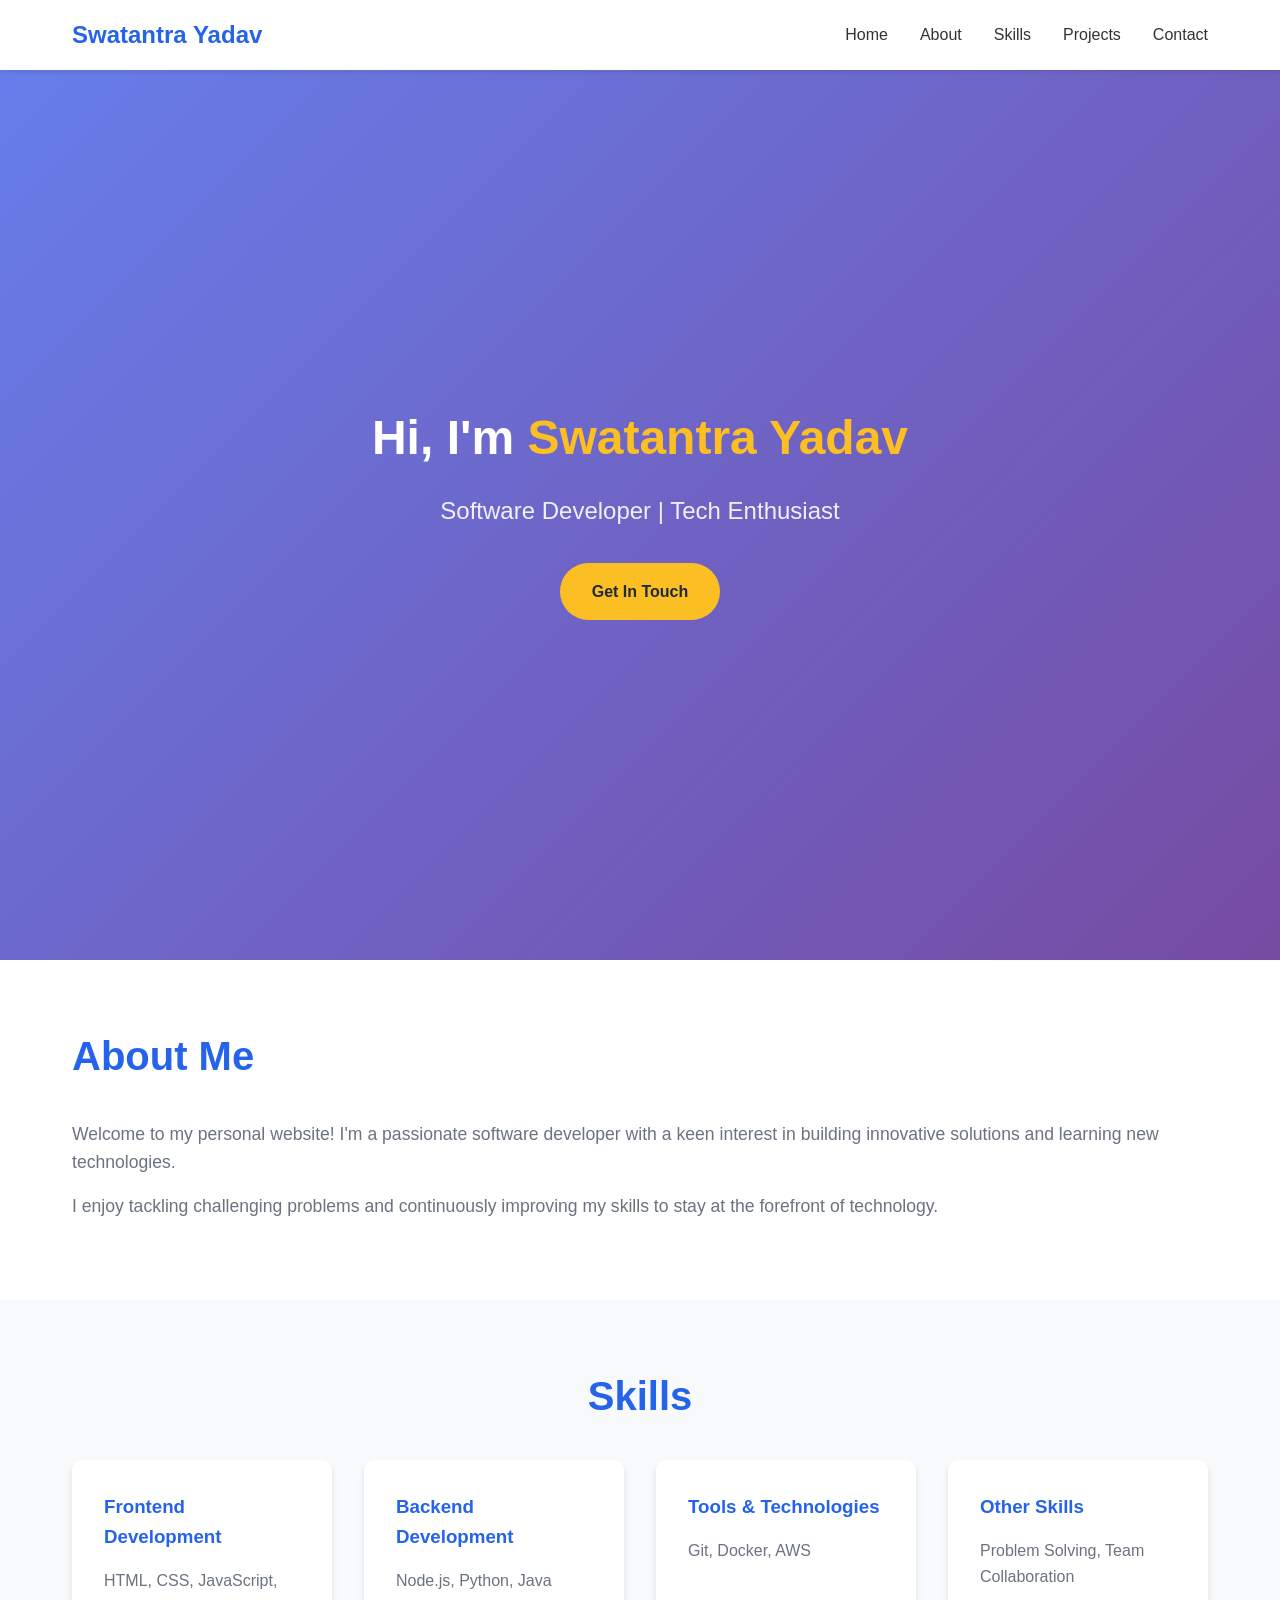
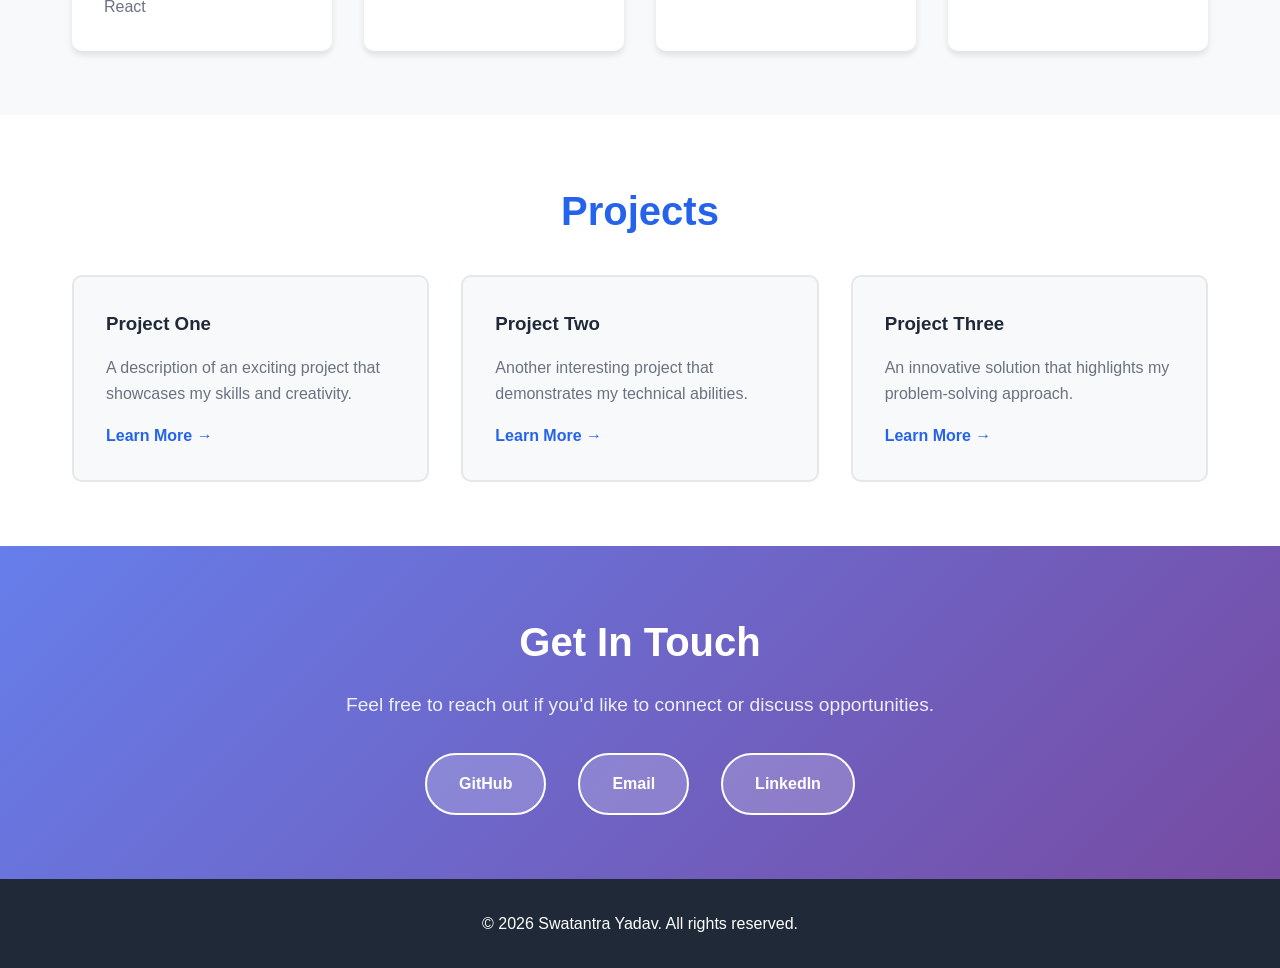
<file: index.html>
<!DOCTYPE html>
<html lang="en">
<head>
    <meta charset="UTF-8">
    <meta name="viewport" content="width=device-width, initial-scale=1.0">
    <meta name="description" content="Personal website of Swatantra Yadav">
    <title>Swatantra Yadav - Personal Website</title>
    <link rel="stylesheet" href="styles.css">
</head>
<body>
    <header>
        <nav>
            <div class="logo">Swatantra Yadav</div>
            <ul class="nav-links">
                <li><a href="#home">Home</a></li>
                <li><a href="#about">About</a></li>
                <li><a href="#skills">Skills</a></li>
                <li><a href="#projects">Projects</a></li>
                <li><a href="#contact">Contact</a></li>
            </ul>
        </nav>
    </header>

    <main>
        <section id="home" class="hero">
            <div class="hero-content">
                <h1>Hi, I'm <span class="highlight">Swatantra Yadav</span></h1>
                <p class="tagline">Software Developer | Tech Enthusiast</p>
                <a href="#contact" class="cta-button">Get In Touch</a>
            </div>
        </section>

        <section id="about" class="about">
            <div class="container">
                <h2>About Me</h2>
                <p>Welcome to my personal website! I'm a passionate software developer with a keen interest in building innovative solutions and learning new technologies.</p>
                <p>I enjoy tackling challenging problems and continuously improving my skills to stay at the forefront of technology.</p>
            </div>
        </section>

        <section id="skills" class="skills">
            <div class="container">
                <h2>Skills</h2>
                <div class="skills-grid">
                    <div class="skill-card">
                        <h3>Frontend Development</h3>
                        <p>HTML, CSS, JavaScript, React</p>
                    </div>
                    <div class="skill-card">
                        <h3>Backend Development</h3>
                        <p>Node.js, Python, Java</p>
                    </div>
                    <div class="skill-card">
                        <h3>Tools & Technologies</h3>
                        <p>Git, Docker, AWS</p>
                    </div>
                    <div class="skill-card">
                        <h3>Other Skills</h3>
                        <p>Problem Solving, Team Collaboration</p>
                    </div>
                </div>
            </div>
        </section>

        <section id="projects" class="projects">
            <div class="container">
                <h2>Projects</h2>
                <div class="projects-grid">
                    <div class="project-card">
                        <h3>Project One</h3>
                        <p>A description of an exciting project that showcases my skills and creativity.</p>
                        <a href="#" class="project-link">Learn More →</a>
                    </div>
                    <div class="project-card">
                        <h3>Project Two</h3>
                        <p>Another interesting project that demonstrates my technical abilities.</p>
                        <a href="#" class="project-link">Learn More →</a>
                    </div>
                    <div class="project-card">
                        <h3>Project Three</h3>
                        <p>An innovative solution that highlights my problem-solving approach.</p>
                        <a href="#" class="project-link">Learn More →</a>
                    </div>
                </div>
            </div>
        </section>

        <section id="contact" class="contact">
            <div class="container">
                <h2>Get In Touch</h2>
                <p>Feel free to reach out if you'd like to connect or discuss opportunities.</p>
                <div class="contact-links">
                    <a href="https://github.com/SwatantraYadav" target="_blank" class="contact-link">GitHub</a>
                    <a href="mailto:contact@example.com" class="contact-link">Email</a>
                    <a href="https://linkedin.com" target="_blank" class="contact-link">LinkedIn</a>
                </div>
            </div>
        </section>
    </main>

    <footer>
        <p>&copy; 2026 Swatantra Yadav. All rights reserved.</p>
    </footer>

    <script src="script.js"></script>
</body>
</html>
</file>
<file: styles.css>
/* Reset and Base Styles */
* {
    margin: 0;
    padding: 0;
    box-sizing: border-box;
}

body {
    font-family: -apple-system, BlinkMacSystemFont, 'Segoe UI', Roboto, Oxygen, Ubuntu, Cantarell, sans-serif;
    line-height: 1.6;
    color: #333;
    background-color: #f8f9fa;
}

/* Header and Navigation */
header {
    background-color: #ffffff;
    box-shadow: 0 2px 4px rgba(0, 0, 0, 0.1);
    position: fixed;
    width: 100%;
    top: 0;
    z-index: 1000;
}

nav {
    max-width: 1200px;
    margin: 0 auto;
    padding: 1rem 2rem;
    display: flex;
    justify-content: space-between;
    align-items: center;
}

.logo {
    font-size: 1.5rem;
    font-weight: bold;
    color: #2563eb;
}

.nav-links {
    display: flex;
    list-style: none;
    gap: 2rem;
}

.nav-links a {
    text-decoration: none;
    color: #333;
    font-weight: 500;
    transition: color 0.3s;
}

.nav-links a:hover {
    color: #2563eb;
}

/* Main Content */
main {
    margin-top: 60px;
}

.container {
    max-width: 1200px;
    margin: 0 auto;
    padding: 4rem 2rem;
}

/* Hero Section */
.hero {
    background: linear-gradient(135deg, #667eea 0%, #764ba2 100%);
    color: white;
    min-height: 100vh;
    display: flex;
    align-items: center;
    justify-content: center;
    text-align: center;
}

.hero-content h1 {
    font-size: 3rem;
    margin-bottom: 1rem;
}

.highlight {
    color: #fbbf24;
}

.tagline {
    font-size: 1.5rem;
    margin-bottom: 2rem;
    opacity: 0.9;
}

.cta-button {
    display: inline-block;
    padding: 1rem 2rem;
    background-color: #fbbf24;
    color: #1f2937;
    text-decoration: none;
    border-radius: 50px;
    font-weight: bold;
    transition: transform 0.3s, box-shadow 0.3s;
}

.cta-button:hover {
    transform: translateY(-2px);
    box-shadow: 0 10px 20px rgba(0, 0, 0, 0.2);
}

/* About Section */
.about {
    background-color: #ffffff;
}

.about h2 {
    font-size: 2.5rem;
    margin-bottom: 2rem;
    color: #2563eb;
}

.about p {
    font-size: 1.1rem;
    margin-bottom: 1rem;
    color: #6b7280;
}

/* Skills Section */
.skills {
    background-color: #f8f9fa;
}

.skills h2 {
    font-size: 2.5rem;
    margin-bottom: 2rem;
    color: #2563eb;
    text-align: center;
}

.skills-grid {
    display: grid;
    grid-template-columns: repeat(auto-fit, minmax(250px, 1fr));
    gap: 2rem;
    margin-top: 2rem;
}

.skill-card {
    background-color: #ffffff;
    padding: 2rem;
    border-radius: 10px;
    box-shadow: 0 4px 6px rgba(0, 0, 0, 0.1);
    transition: transform 0.3s, box-shadow 0.3s;
}

.skill-card:hover {
    transform: translateY(-5px);
    box-shadow: 0 10px 20px rgba(0, 0, 0, 0.15);
}

.skill-card h3 {
    color: #2563eb;
    margin-bottom: 1rem;
}

.skill-card p {
    color: #6b7280;
}

/* Projects Section */
.projects {
    background-color: #ffffff;
}

.projects h2 {
    font-size: 2.5rem;
    margin-bottom: 2rem;
    color: #2563eb;
    text-align: center;
}

.projects-grid {
    display: grid;
    grid-template-columns: repeat(auto-fit, minmax(300px, 1fr));
    gap: 2rem;
    margin-top: 2rem;
}

.project-card {
    background-color: #f8f9fa;
    padding: 2rem;
    border-radius: 10px;
    border: 2px solid #e5e7eb;
    transition: border-color 0.3s, transform 0.3s;
}

.project-card:hover {
    border-color: #2563eb;
    transform: translateY(-5px);
}

.project-card h3 {
    color: #1f2937;
    margin-bottom: 1rem;
}

.project-card p {
    color: #6b7280;
    margin-bottom: 1rem;
}

.project-link {
    color: #2563eb;
    text-decoration: none;
    font-weight: bold;
    transition: color 0.3s;
}

.project-link:hover {
    color: #1d4ed8;
}

/* Contact Section */
.contact {
    background: linear-gradient(135deg, #667eea 0%, #764ba2 100%);
    color: white;
    text-align: center;
}

.contact h2 {
    font-size: 2.5rem;
    margin-bottom: 1rem;
}

.contact p {
    font-size: 1.2rem;
    margin-bottom: 2rem;
    opacity: 0.9;
}

.contact-links {
    display: flex;
    justify-content: center;
    gap: 2rem;
    flex-wrap: wrap;
}

.contact-link {
    display: inline-block;
    padding: 1rem 2rem;
    background-color: rgba(255, 255, 255, 0.2);
    color: white;
    text-decoration: none;
    border-radius: 50px;
    border: 2px solid white;
    font-weight: bold;
    transition: background-color 0.3s, transform 0.3s;
}

.contact-link:hover {
    background-color: white;
    color: #667eea;
    transform: translateY(-2px);
}

/* Footer */
footer {
    background-color: #1f2937;
    color: white;
    text-align: center;
    padding: 2rem;
}

/* Responsive Design */
@media (max-width: 768px) {
    .nav-links {
        gap: 1rem;
    }

    .hero-content h1 {
        font-size: 2rem;
    }

    .tagline {
        font-size: 1.2rem;
    }

    .skills-grid,
    .projects-grid {
        grid-template-columns: 1fr;
    }
}

@media (max-width: 480px) {
    nav {
        flex-direction: column;
        gap: 1rem;
    }

    .nav-links {
        flex-wrap: wrap;
        justify-content: center;
    }
}
</file>
